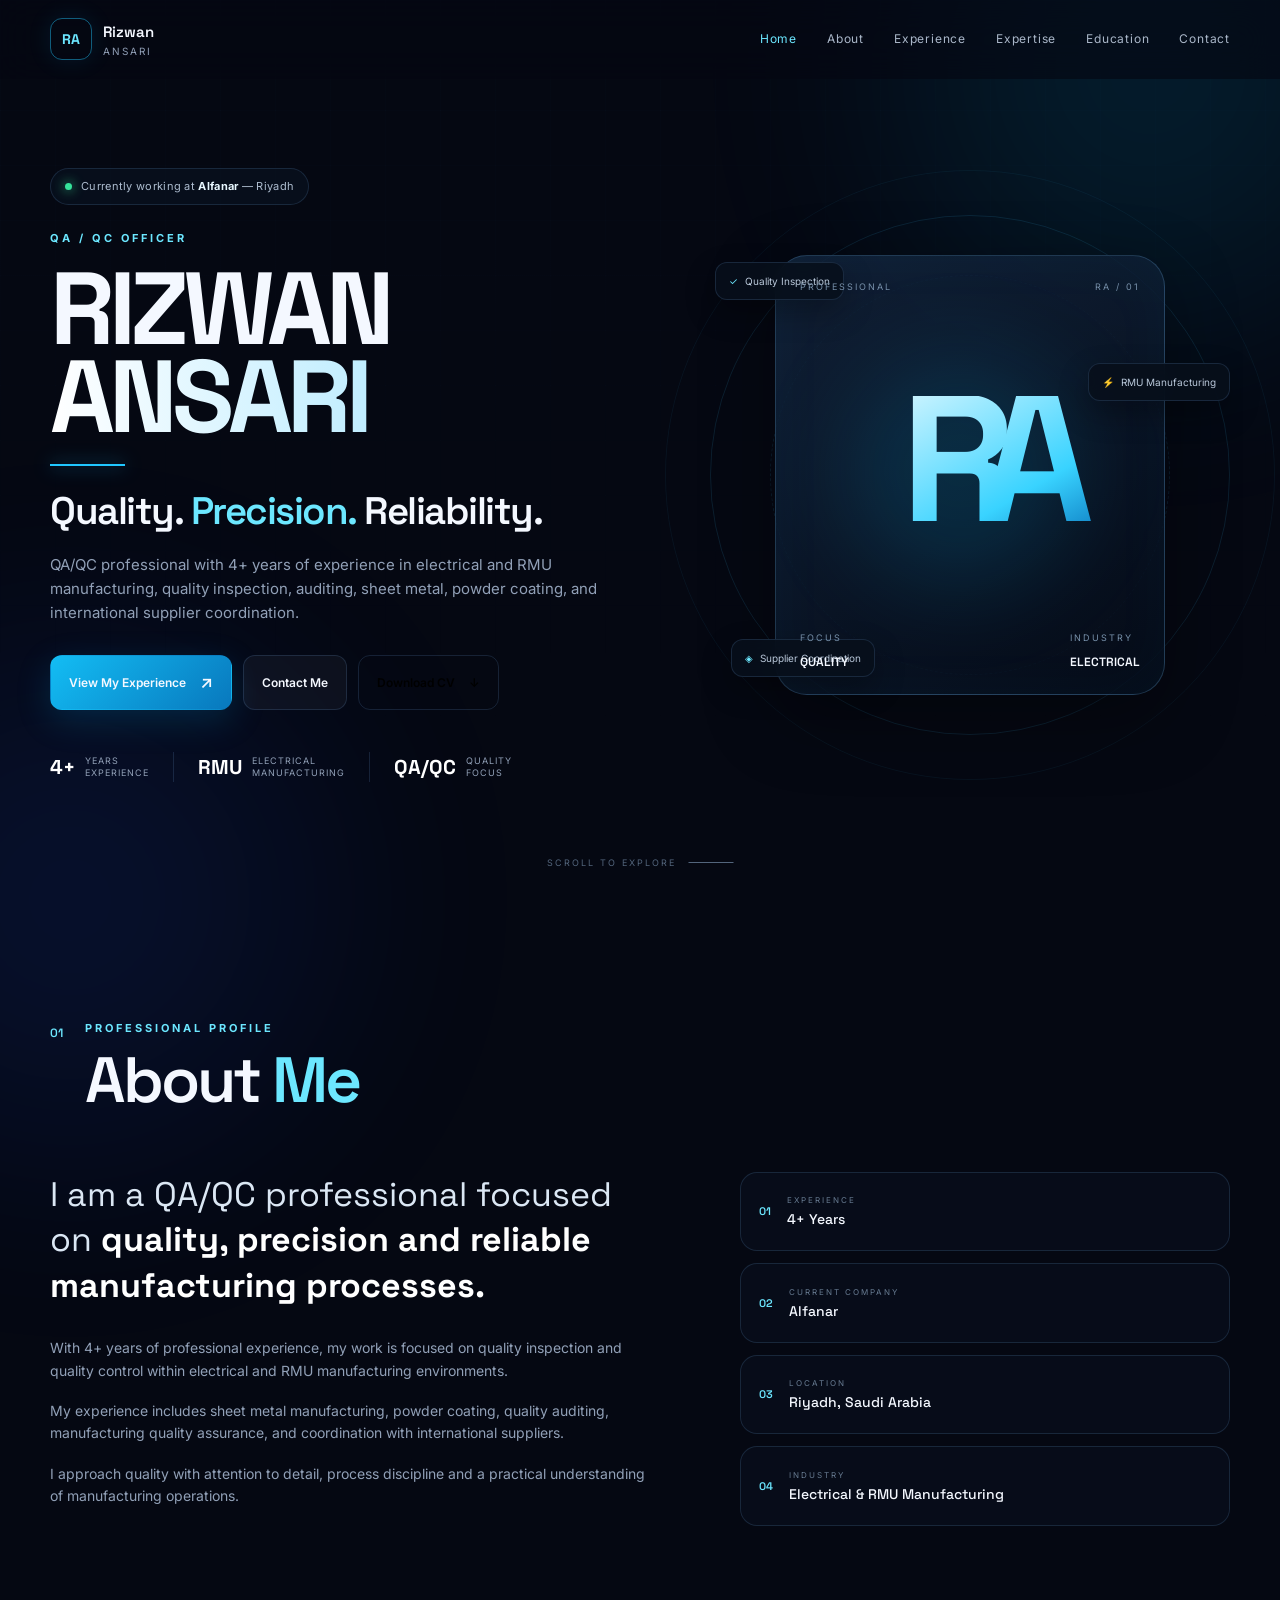
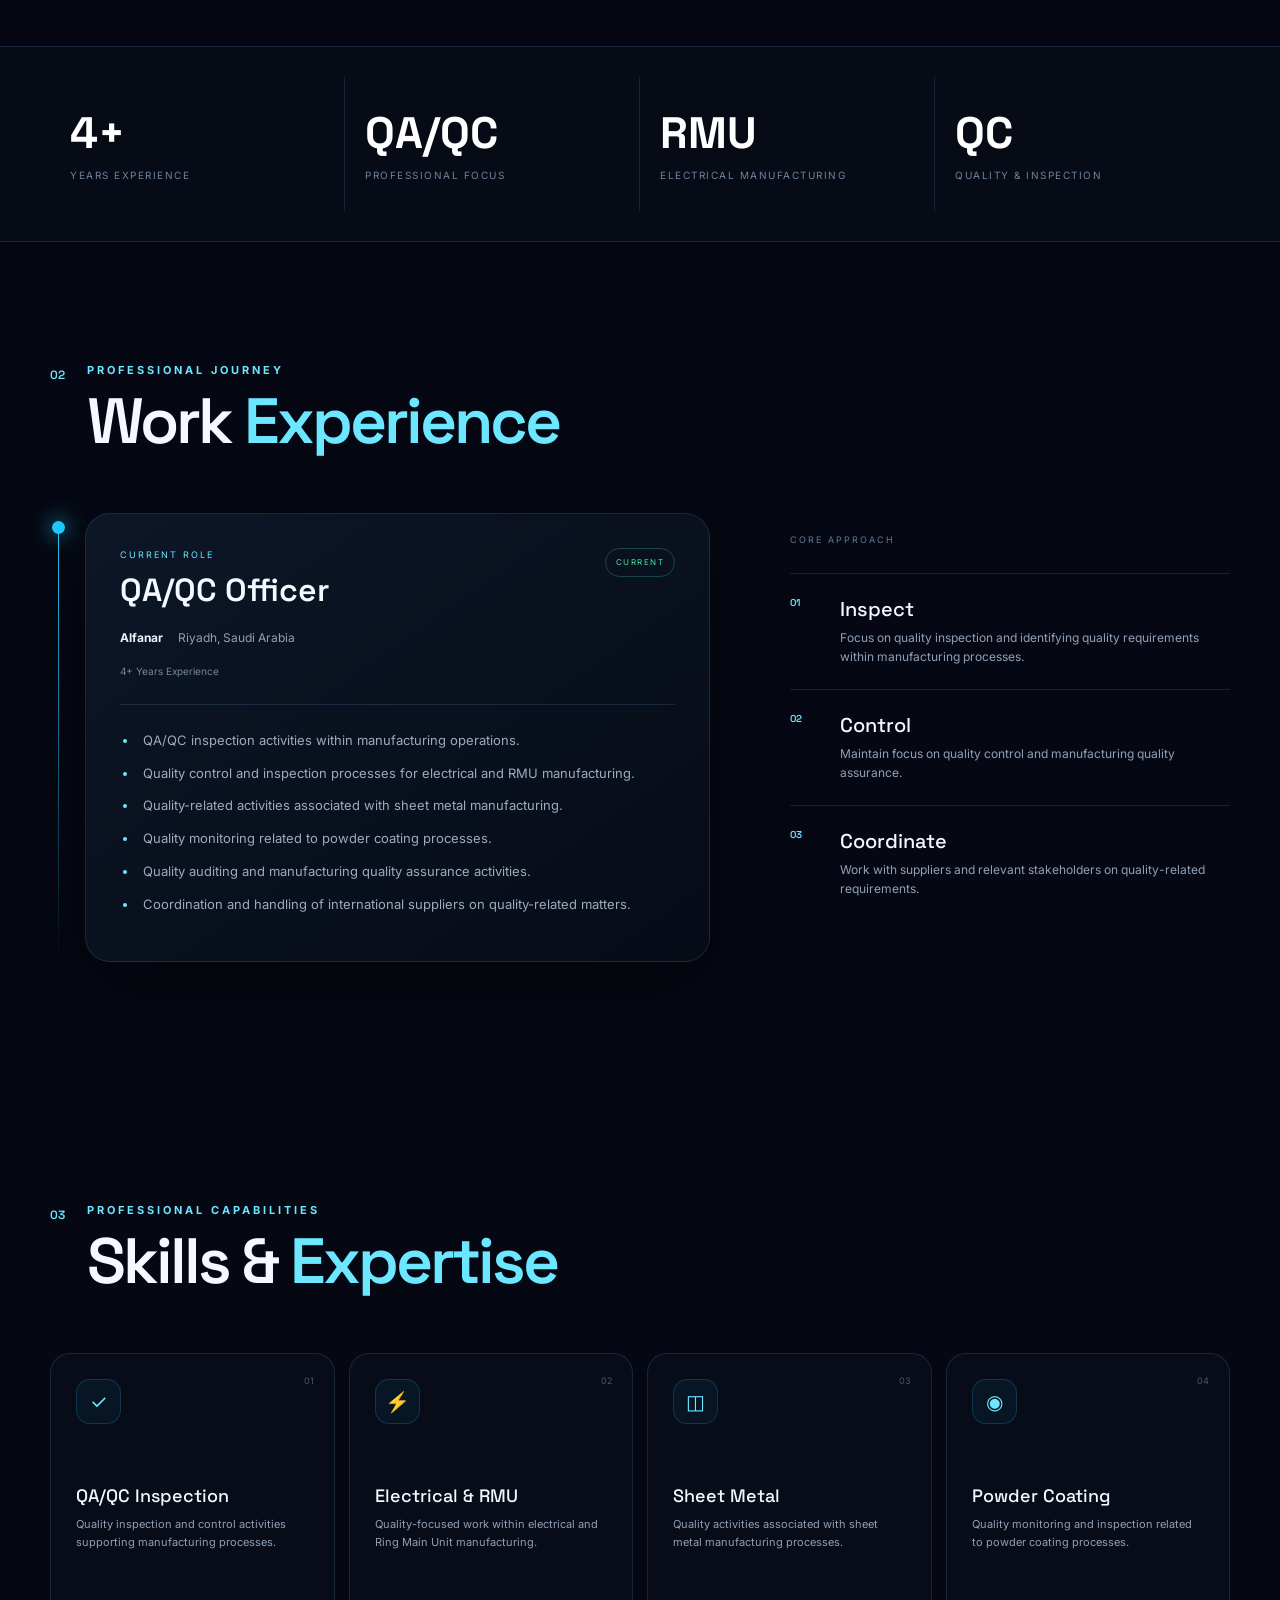
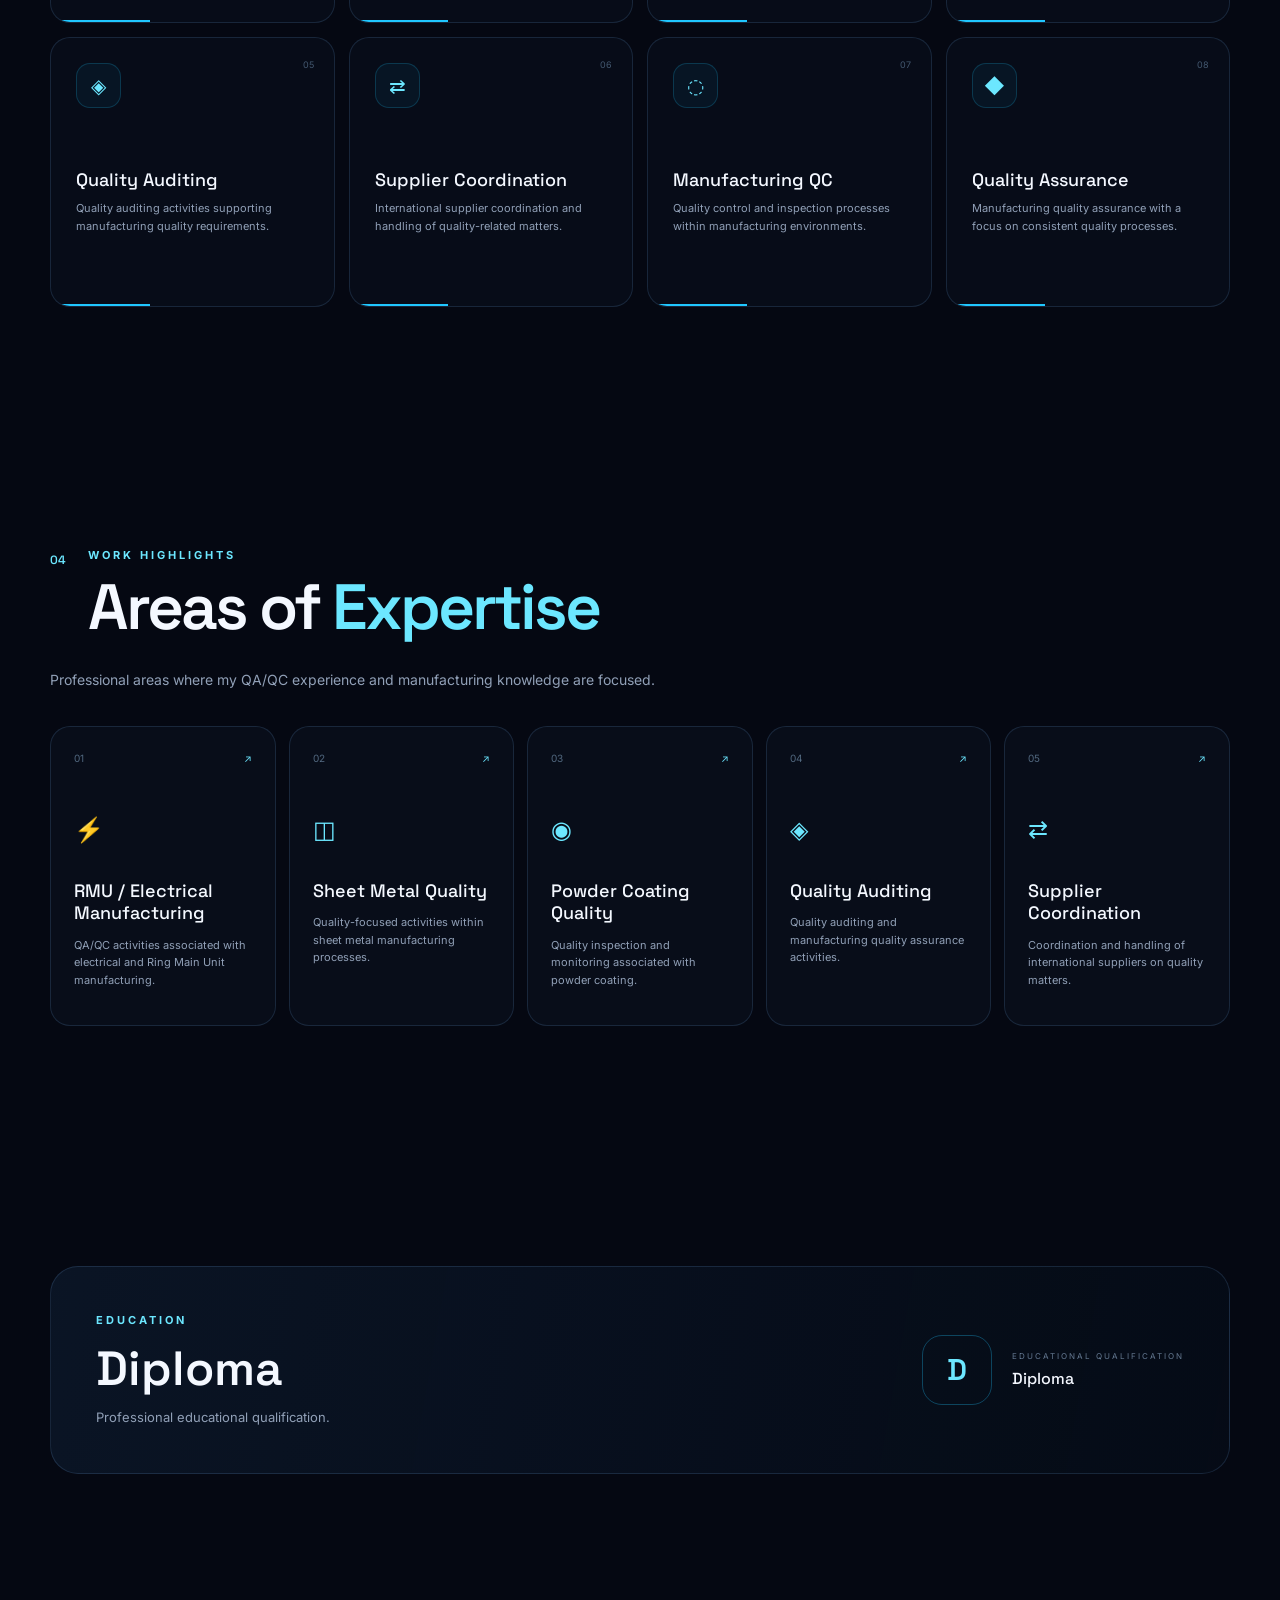
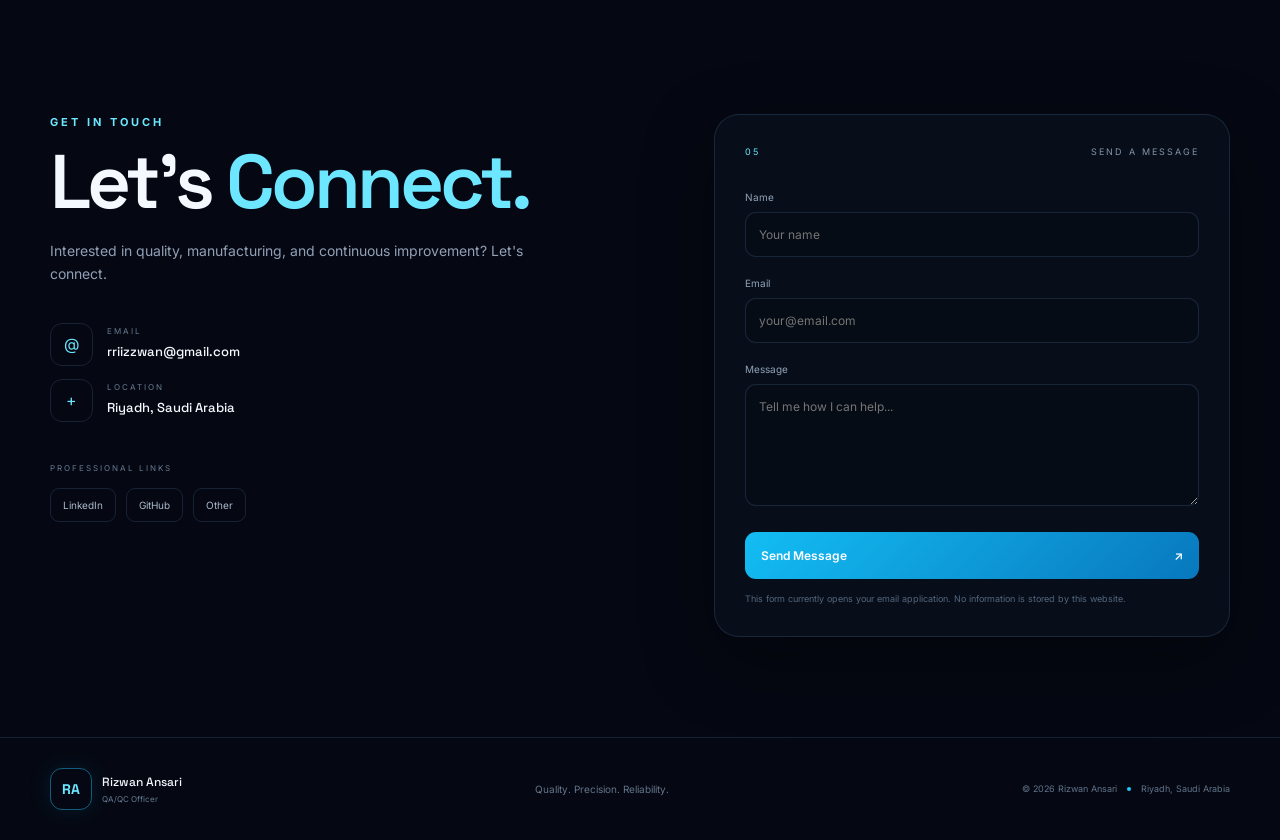
<file: index-1.html>
<!DOCTYPE html>
<html lang="en">
<head>
    <meta charset="UTF-8">
    <meta name="viewport" content="width=device-width, initial-scale=1.0">
    <meta name="theme-color" content="#070b14">
    <title>Rizwan Ansari | QA/QC Officer</title>
    <meta name="description" content="Professional portfolio of Rizwan Ansari, QA/QC Officer with 4+ years of experience in electrical and RMU manufacturing, quality inspection, auditing, sheet metal, powder coating and supplier coordination.">
    <meta name="keywords" content="Rizwan Ansari, QA QC Officer, QA/QC, RMU, Ring Main Unit, Electrical Manufacturing, Quality Control, Quality Assurance, Sheet Metal, Powder Coating, Riyadh">
    <meta name="author" content="Rizwan Ansari">
    <meta property="og:title" content="Rizwan Ansari | QA/QC Officer">
    <meta property="og:description" content="QA/QC professional specializing in electrical and RMU manufacturing, quality inspection, auditing and supplier coordination.">
    <meta property="og:type" content="website">
    <meta property="og:site_name" content="Rizwan Ansari Portfolio">
    <link rel="icon" href="data:image/svg+xml,%3Csvg xmlns='http://www.w3.org/2000/svg' viewBox='0 0 100 100'%3E%3Crect width='100' height='100' rx='22' fill='%23070b14'/%3E%3Ctext x='50' y='65' font-family='Arial' font-size='45' font-weight='700' text-anchor='middle' fill='%2300cfff'%3ERA%3C/text%3E%3C/svg%3E">
    <link rel="preconnect" href="https://fonts.googleapis.com">
    <link rel="preconnect" href="https://fonts.gstatic.com" crossorigin>
    <link href="https://fonts.googleapis.com/css2?family=Inter:wght@400;500;600;700;800&family=Space+Grotesk:wght@400;500;600;700&display=swap" rel="stylesheet">
    <link rel="stylesheet" href="style.css">
</head>
<body>
<div class="page-loader" id="pageLoader">
    <div class="loader-content"><div class="loader-logo">RA</div><div class="loader-line"><span></span></div></div>
</div>
<div class="scroll-progress" id="scrollProgress"></div>
<div class="background-grid"></div>
<div class="glow glow-one"></div>
<div class="glow glow-two"></div>

<header class="site-header" id="siteHeader">
    <nav class="navbar container">
        <a href="#home" class="brand" aria-label="Rizwan Ansari Home">
            <span class="brand-mark">RA</span>
            <span class="brand-text"><strong>Rizwan</strong><small>Ansari</small></span>
        </a>
        <button class="menu-toggle" id="menuToggle" type="button" aria-label="Open navigation menu" aria-expanded="false">
            <span></span><span></span><span></span>
        </button>
        <div class="nav-menu" id="navMenu">
            <a href="#home" class="nav-link active">Home</a>
            <a href="#about" class="nav-link">About</a>
            <a href="#experience" class="nav-link">Experience</a>
            <a href="#expertise" class="nav-link">Expertise</a>
            <a href="#education" class="nav-link">Education</a>
            <a href="#contact" class="nav-link">Contact</a>
        </div>
    </nav>
</header>

<main>
<section class="hero section" id="home">
    <div class="container hero-container">
        <div class="hero-content reveal">
            <div class="status-pill"><span class="status-dot"></span><span>Currently working at <strong>Alfanar</strong> — Riyadh</span></div>
            <p class="hero-kicker">QA / QC OFFICER</p>
            <h1 class="hero-title">RIZWAN <span>ANSARI</span></h1>
            <div class="hero-line"></div>
            <h2 class="hero-headline">Quality. <span>Precision.</span> Reliability.</h2>
            <p class="hero-description">QA/QC professional with 4+ years of experience in electrical and RMU manufacturing, quality inspection, auditing, sheet metal, powder coating, and international supplier coordination.</p>
            <div class="hero-buttons">
                <a href="#experience" class="btn btn-primary"><span>View My Experience</span><span class="btn-arrow">↗</span></a>
                <a href="#contact" class="btn btn-secondary"><span>Contact Me</span></a>
                <button type="button" class="btn btn-outline cv-button" id="downloadCvButton"><span>Download CV</span><span class="download-icon">↓</span></button>
            </div>
            <div class="hero-meta">
                <div class="meta-item"><span class="meta-number">4+</span><span class="meta-label">Years<br>Experience</span></div>
                <div class="meta-divider"></div>
                <div class="meta-item"><span class="meta-number">RMU</span><span class="meta-label">Electrical<br>Manufacturing</span></div>
                <div class="meta-divider"></div>
                <div class="meta-item"><span class="meta-number">QA/QC</span><span class="meta-label">Quality<br>Focus</span></div>
            </div>
        </div>
        <div class="hero-visual reveal">
            <div class="technical-ring ring-one"></div><div class="technical-ring ring-two"></div><div class="technical-ring ring-three"></div>
            <div class="hero-card">
                <div class="card-top"><span class="card-label">PROFESSIONAL</span><span class="card-code">RA / 01</span></div>
                <div class="monogram"><span>R</span><span>A</span></div>
                <div class="hero-card-bottom">
                    <div><small>FOCUS</small><strong>QUALITY</strong></div>
                    <div><small>INDUSTRY</small><strong>ELECTRICAL</strong></div>
                </div>
            </div>
            <div class="floating-tag tag-one"><span class="tag-icon">✓</span>Quality Inspection</div>
            <div class="floating-tag tag-two"><span class="tag-icon">⚡</span>RMU Manufacturing</div>
            <div class="floating-tag tag-three"><span class="tag-icon">◈</span>Supplier Coordination</div>
        </div>
    </div>
    <div class="hero-scroll"><span>SCROLL TO EXPLORE</span><div class="scroll-line"></div></div>
</section>

<section class="about section" id="about">
    <div class="container">
        <div class="section-heading reveal"><div class="section-number">01</div><div><p class="eyebrow">PROFESSIONAL PROFILE</p><h2>About <span>Me</span></h2></div></div>
        <div class="about-grid">
            <div class="about-intro reveal">
                <p class="large-text">I am a QA/QC professional focused on <strong>quality, precision and reliable manufacturing processes.</strong></p>
                <p>With 4+ years of professional experience, my work is focused on quality inspection and quality control within electrical and RMU manufacturing environments.</p>
                <p>My experience includes sheet metal manufacturing, powder coating, quality auditing, manufacturing quality assurance, and coordination with international suppliers.</p>
                <p>I approach quality with attention to detail, process discipline and a practical understanding of manufacturing operations.</p>
            </div>
            <div class="about-details reveal">
                <div class="detail-card"><span class="detail-icon">01</span><div><small>EXPERIENCE</small><strong>4+ Years</strong></div></div>
                <div class="detail-card"><span class="detail-icon">02</span><div><small>CURRENT COMPANY</small><strong>Alfanar</strong></div></div>
                <div class="detail-card"><span class="detail-icon">03</span><div><small>LOCATION</small><strong>Riyadh, Saudi Arabia</strong></div></div>
                <div class="detail-card"><span class="detail-icon">04</span><div><small>INDUSTRY</small><strong>Electrical &amp; RMU Manufacturing</strong></div></div>
            </div>
        </div>
    </div>
</section>

<section class="stats-section">
    <div class="container stats-grid">
        <div class="stat-card reveal"><span class="stat-value">4+</span><span class="stat-label">Years Experience</span></div>
        <div class="stat-card reveal"><span class="stat-value">QA/QC</span><span class="stat-label">Professional Focus</span></div>
        <div class="stat-card reveal"><span class="stat-value">RMU</span><span class="stat-label">Electrical Manufacturing</span></div>
        <div class="stat-card reveal"><span class="stat-value">QC</span><span class="stat-label">Quality &amp; Inspection</span></div>
    </div>
</section>

<section class="experience section" id="experience">
    <div class="container">
        <div class="section-heading reveal"><div class="section-number">02</div><div><p class="eyebrow">PROFESSIONAL JOURNEY</p><h2>Work <span>Experience</span></h2></div></div>
        <div class="experience-layout">
            <div class="experience-timeline reveal">
                <div class="timeline-line"></div><div class="timeline-dot"></div>
                <div class="experience-card">
                    <div class="experience-top"><div><p class="role-label">CURRENT ROLE</p><h3>QA/QC Officer</h3></div><span class="current-badge">CURRENT</span></div>
                    <div class="company-info"><strong>Alfanar</strong><span>Riyadh, Saudi Arabia</span></div>
                    <div class="experience-duration"><span>4+ Years Experience</span></div>
                    <div class="experience-divider"></div>
                    <ul class="experience-list">
                        <li>QA/QC inspection activities within manufacturing operations.</li>
                        <li>Quality control and inspection processes for electrical and RMU manufacturing.</li>
                        <li>Quality-related activities associated with sheet metal manufacturing.</li>
                        <li>Quality monitoring related to powder coating processes.</li>
                        <li>Quality auditing and manufacturing quality assurance activities.</li>
                        <li>Coordination and handling of international suppliers on quality-related matters.</li>
                    </ul>
                </div>
            </div>
            <div class="experience-side reveal">
                <div class="side-heading">CORE APPROACH</div>
                <div class="approach-item"><span>01</span><div><strong>Inspect</strong><p>Focus on quality inspection and identifying quality requirements within manufacturing processes.</p></div></div>
                <div class="approach-item"><span>02</span><div><strong>Control</strong><p>Maintain focus on quality control and manufacturing quality assurance.</p></div></div>
                <div class="approach-item"><span>03</span><div><strong>Coordinate</strong><p>Work with suppliers and relevant stakeholders on quality-related requirements.</p></div></div>
            </div>
        </div>
    </div>
</section>

<section class="expertise section" id="expertise">
    <div class="container">
        <div class="section-heading reveal"><div class="section-number">03</div><div><p class="eyebrow">PROFESSIONAL CAPABILITIES</p><h2>Skills &amp; <span>Expertise</span></h2></div></div>
        <div class="skills-grid">
            <article class="skill-card reveal"><div class="skill-number">01</div><div class="skill-icon">✓</div><h3>QA/QC Inspection</h3><p>Quality inspection and control activities supporting manufacturing processes.</p><div class="skill-line"></div></article>
            <article class="skill-card reveal"><div class="skill-number">02</div><div class="skill-icon">⚡</div><h3>Electrical &amp; RMU</h3><p>Quality-focused work within electrical and Ring Main Unit manufacturing.</p><div class="skill-line"></div></article>
            <article class="skill-card reveal"><div class="skill-number">03</div><div class="skill-icon">◫</div><h3>Sheet Metal</h3><p>Quality activities associated with sheet metal manufacturing processes.</p><div class="skill-line"></div></article>
            <article class="skill-card reveal"><div class="skill-number">04</div><div class="skill-icon">◉</div><h3>Powder Coating</h3><p>Quality monitoring and inspection related to powder coating processes.</p><div class="skill-line"></div></article>
            <article class="skill-card reveal"><div class="skill-number">05</div><div class="skill-icon">◈</div><h3>Quality Auditing</h3><p>Quality auditing activities supporting manufacturing quality requirements.</p><div class="skill-line"></div></article>
            <article class="skill-card reveal"><div class="skill-number">06</div><div class="skill-icon">⇄</div><h3>Supplier Coordination</h3><p>International supplier coordination and handling of quality-related matters.</p><div class="skill-line"></div></article>
            <article class="skill-card reveal"><div class="skill-number">07</div><div class="skill-icon">◌</div><h3>Manufacturing QC</h3><p>Quality control and inspection processes within manufacturing environments.</p><div class="skill-line"></div></article>
            <article class="skill-card reveal"><div class="skill-number">08</div><div class="skill-icon">◆</div><h3>Quality Assurance</h3><p>Manufacturing quality assurance with a focus on consistent quality processes.</p><div class="skill-line"></div></article>
        </div>
    </div>
</section>

<section class="highlights section">
    <div class="container">
        <div class="section-heading reveal"><div class="section-number">04</div><div><p class="eyebrow">WORK HIGHLIGHTS</p><h2>Areas of <span>Expertise</span></h2></div></div>
        <p class="section-intro reveal">Professional areas where my QA/QC experience and manufacturing knowledge are focused.</p>
        <div class="highlight-grid">
            <article class="highlight-card reveal"><div class="highlight-top"><span class="highlight-number">01</span><span class="highlight-arrow">↗</span></div><div class="highlight-icon">⚡</div><h3>RMU / Electrical Manufacturing</h3><p>QA/QC activities associated with electrical and Ring Main Unit manufacturing.</p></article>
            <article class="highlight-card reveal"><div class="highlight-top"><span class="highlight-number">02</span><span class="highlight-arrow">↗</span></div><div class="highlight-icon">◫</div><h3>Sheet Metal Quality</h3><p>Quality-focused activities within sheet metal manufacturing processes.</p></article>
            <article class="highlight-card reveal"><div class="highlight-top"><span class="highlight-number">03</span><span class="highlight-arrow">↗</span></div><div class="highlight-icon">◉</div><h3>Powder Coating Quality</h3><p>Quality inspection and monitoring associated with powder coating.</p></article>
            <article class="highlight-card reveal"><div class="highlight-top"><span class="highlight-number">04</span><span class="highlight-arrow">↗</span></div><div class="highlight-icon">◈</div><h3>Quality Auditing</h3><p>Quality auditing and manufacturing quality assurance activities.</p></article>
            <article class="highlight-card reveal"><div class="highlight-top"><span class="highlight-number">05</span><span class="highlight-arrow">↗</span></div><div class="highlight-icon">⇄</div><h3>Supplier Coordination</h3><p>Coordination and handling of international suppliers on quality matters.</p></article>
        </div>
    </div>
</section>

<section class="education section" id="education">
    <div class="container">
        <div class="education-card reveal">
            <div class="education-left"><p class="eyebrow">EDUCATION</p><h2>Diploma</h2><p>Professional educational qualification.</p></div>
            <div class="education-right"><div class="education-symbol">D</div><div><span>EDUCATIONAL QUALIFICATION</span><strong>Diploma</strong></div></div>
        </div>
    </div>
</section>

<section class="contact section" id="contact">
    <div class="container">
        <div class="contact-wrapper">
            <div class="contact-copy reveal">
                <p class="eyebrow">GET IN TOUCH</p>
                <h2>Let's <span>Connect.</span></h2>
                <p class="contact-description">Interested in quality, manufacturing, and continuous improvement? Let's connect.</p>
                <div class="contact-details">
                    <a href="mailto:rriizzwan@gmail.com" class="contact-detail"><span class="contact-icon">@</span><span><small>EMAIL</small><strong>rriizzwan@gmail.com</strong></span></a>
                    <div class="contact-detail"><span class="contact-icon">+</span><span><small>LOCATION</small><strong>Riyadh, Saudi Arabia</strong></span></div>
                </div>
                <div class="social-links">
                    <span class="social-label">PROFESSIONAL LINKS</span>
                    <a href="#" class="social-link placeholder-link" data-placeholder="LinkedIn">LinkedIn</a>
                    <a href="#" class="social-link placeholder-link" data-placeholder="GitHub">GitHub</a>
                    <a href="#" class="social-link placeholder-link" data-placeholder="Other">Other</a>
                </div>
            </div>
            <div class="contact-form-card reveal">
                <div class="form-header"><span class="form-number">05</span><span>SEND A MESSAGE</span></div>
                <form id="contactForm" class="contact-form">
                    <div class="form-group"><label for="name">Name</label><input type="text" id="name" name="name" placeholder="Your name" autocomplete="name" required></div>
                    <div class="form-group"><label for="email">Email</label><input type="email" id="email" name="email" placeholder="your@email.com" autocomplete="email" required></div>
                    <div class="form-group"><label for="message">Message</label><textarea id="message" name="message" rows="5" placeholder="Tell me how I can help..." required></textarea></div>
                    <button type="submit" class="form-submit"><span>Send Message</span><span>↗</span></button>
                    <p class="form-note" id="formNote">This form currently opens your email application. No information is stored by this website.</p>
                </form>
            </div>
        </div>
    </div>
</section>
</main>

<footer class="site-footer">
    <div class="container footer-content">
        <div class="footer-brand"><span class="brand-mark">RA</span><div><strong>Rizwan Ansari</strong><span>QA/QC Officer</span></div></div>
        <p>Quality. Precision. Reliability.</p>
        <div class="footer-right"><span>© <span id="currentYear"></span> Rizwan Ansari</span><span class="footer-dot"></span><span>Riyadh, Saudi Arabia</span></div>
    </div>
</footer>

<button class="back-to-top" id="backToTop" type="button" aria-label="Back to top">↑</button>
<script src="script.js"></script>
</body>
</html>
</file>
<file: style.css>
:root{
  --bg:#050812;
  --bg2:#080e1b;
  --card:rgba(11,19,34,.72);
  --line:rgba(125,185,255,.15);
  --text:#f4f8ff;
  --muted:#91a0b7;
  --blue:#20c7ff;
  --cyan:#6ce7ff;
  --navy:#0b1730;
  --radius:24px;
  --shadow:0 24px 70px rgba(0,0,0,.35);
}
*{box-sizing:border-box;margin:0;padding:0}
html{scroll-behavior:smooth}
body{font-family:Inter,Arial,sans-serif;background:var(--bg);color:var(--text);line-height:1.6;overflow-x:hidden}
a{text-decoration:none;color:inherit}
button,input,textarea{font:inherit}
button{cursor:pointer}
.container{width:min(1180px,calc(100% - 40px));margin:auto}
.section{position:relative;padding:120px 0}
.background-grid{position:fixed;inset:0;pointer-events:none;opacity:.28;background-image:linear-gradient(rgba(92,164,220,.07) 1px,transparent 1px),linear-gradient(90deg,rgba(92,164,220,.07) 1px,transparent 1px);background-size:55px 55px;mask-image:linear-gradient(to bottom,black,transparent 90%);z-index:-3}
.glow{position:fixed;width:500px;height:500px;border-radius:50%;filter:blur(120px);opacity:.11;pointer-events:none;z-index:-2}
.glow-one{background:#00bfff;top:-180px;right:-120px}
.glow-two{background:#1c54ff;bottom:-250px;left:-180px}
.page-loader{position:fixed;inset:0;background:#050812;display:grid;place-items:center;z-index:9999;transition:.6s ease}
.page-loader.hide{opacity:0;visibility:hidden}
.loader-content{text-align:center}.loader-logo{font:700 44px/1 Space Grotesk;color:var(--blue);letter-spacing:-3px}
.loader-line{width:120px;height:2px;background:#142033;margin-top:20px;overflow:hidden}.loader-line span{display:block;width:45%;height:100%;background:var(--cyan);animation:load 1s infinite}
@keyframes load{to{transform:translateX(180px)}}
.scroll-progress{position:fixed;top:0;left:0;height:3px;width:0;background:linear-gradient(90deg,var(--blue),var(--cyan));z-index:1000}
.site-header{position:fixed;top:0;left:0;width:100%;z-index:100;background:rgba(5,8,18,.62);backdrop-filter:blur(18px);border-bottom:1px solid transparent;transition:.3s}
.site-header.scrolled{border-color:var(--line);background:rgba(5,8,18,.88)}
.navbar{height:78px;display:flex;align-items:center;justify-content:space-between}
.brand{display:flex;align-items:center;gap:11px}.brand-mark{width:42px;height:42px;border:1px solid rgba(32,199,255,.45);border-radius:12px;display:grid;place-items:center;color:var(--cyan);font:700 14px Space Grotesk;box-shadow:0 0 25px rgba(32,199,255,.1)}
.brand-text{display:flex;flex-direction:column;line-height:1}.brand-text strong{font:600 15px Space Grotesk}.brand-text small{color:var(--muted);margin-top:5px;font-size:10px;letter-spacing:2px;text-transform:uppercase}
.nav-menu{display:flex;gap:30px}.nav-link{font-size:12px;color:#aab7c9;letter-spacing:.8px;transition:.25s}.nav-link:hover,.nav-link.active{color:var(--cyan)}
.menu-toggle{display:none;background:none;border:0;width:42px}.menu-toggle span{display:block;height:2px;background:#fff;margin:6px 0;transition:.25s}
.hero{min-height:100vh;display:flex;align-items:center;padding-top:140px;padding-bottom:90px}.hero-container{display:grid;grid-template-columns:1.08fr .92fr;gap:50px;align-items:center}
.status-pill{display:inline-flex;align-items:center;gap:9px;padding:9px 14px;border:1px solid var(--line);background:rgba(10,20,35,.55);border-radius:100px;color:#aebdd0;font-size:11px;letter-spacing:.3px;margin-bottom:25px}.status-pill strong{color:#e8f7ff}.status-dot{width:7px;height:7px;background:#35e39a;border-radius:50%;box-shadow:0 0 12px #35e39a}
.hero-kicker,.eyebrow{color:var(--cyan);font-size:11px;letter-spacing:3px;font-weight:700}.hero-title{font:700 clamp(56px,8vw,105px)/.86 Space Grotesk;letter-spacing:-6px;margin:17px 0 23px}.hero-title span{display:block;background:linear-gradient(90deg,#fff,#86ddff);-webkit-background-clip:text;color:transparent}
.hero-line{width:75px;height:2px;background:var(--blue);box-shadow:0 0 18px rgba(32,199,255,.7);margin-bottom:23px}
.hero-headline{font:600 clamp(24px,3vw,40px)/1.15 Space Grotesk;letter-spacing:-1.5px}.hero-headline span{color:var(--cyan)}
.hero-description{max-width:650px;color:var(--muted);font-size:15px;margin:20px 0 30px}
.hero-buttons{display:flex;flex-wrap:wrap;gap:11px}.btn{border:1px solid var(--line);padding:13px 18px;border-radius:12px;display:inline-flex;align-items:center;gap:14px;font-size:12px;font-weight:600;transition:.3s}.btn-primary{background:linear-gradient(135deg,#13bdf4,#0878bd);border-color:transparent;box-shadow:0 10px 35px rgba(0,164,235,.18)}.btn-secondary{background:rgba(255,255,255,.04)}.btn-outline{background:transparent}.btn:hover{transform:translateY(-3px);border-color:rgba(32,199,255,.5);box-shadow:0 10px 35px rgba(32,199,255,.12)}.btn-arrow{font-size:17px}.hero-meta{display:flex;align-items:center;gap:24px;margin-top:42px}.meta-item{display:flex;align-items:center;gap:10px}.meta-number{font:700 20px Space Grotesk;color:#fff}.meta-label{font-size:9px;line-height:1.4;color:var(--muted);letter-spacing:1px;text-transform:uppercase}.meta-divider{width:1px;height:30px;background:var(--line)}
.hero-visual{height:560px;position:relative;display:grid;place-items:center}.hero-card{position:relative;width:min(390px,80%);height:440px;border:1px solid rgba(111,196,255,.23);background:linear-gradient(145deg,rgba(20,37,61,.82),rgba(6,12,24,.82));border-radius:32px;box-shadow:var(--shadow),inset 0 0 60px rgba(30,180,255,.04);padding:24px;display:flex;flex-direction:column;justify-content:space-between;overflow:hidden}.hero-card:before{content:"";position:absolute;width:230px;height:230px;border-radius:50%;background:rgba(0,195,255,.13);filter:blur(45px);top:100px;left:70px}.card-top,.hero-card-bottom{display:flex;justify-content:space-between;position:relative;z-index:2}.card-label,.card-code,.hero-card-bottom small{font-size:9px;letter-spacing:2px;color:#7790aa}.monogram{position:relative;z-index:2;text-align:center;font:700 180px/.7 Space Grotesk;letter-spacing:-35px;padding-left:20px;background:linear-gradient(150deg,#fff,#39d3ff 70%,#0873bb);-webkit-background-clip:text;color:transparent}.hero-card-bottom strong{display:block;font:600 12px Space Grotesk;margin-top:5px}.technical-ring{position:absolute;border:1px solid rgba(70,192,255,.12);border-radius:50%;animation:spin 25s linear infinite}.ring-one{width:520px;height:520px}.ring-two{width:400px;height:400px;border-style:dashed;animation-direction:reverse;animation-duration:18s}.ring-three{width:610px;height:610px;border-color:rgba(70,192,255,.06);animation-duration:40s}@keyframes spin{to{transform:rotate(360deg)}}
.floating-tag{position:absolute;background:rgba(7,15,27,.88);border:1px solid var(--line);padding:10px 13px;border-radius:12px;font-size:10px;color:#b9c8da;box-shadow:0 12px 30px rgba(0,0,0,.3);backdrop-filter:blur(10px);animation:float 4s ease-in-out infinite}.tag-icon{color:var(--cyan);margin-right:7px}.tag-one{top:12%;left:1%}.tag-two{right:0;top:30%;animation-delay:1s}.tag-three{bottom:14%;left:4%;animation-delay:2s}@keyframes float{50%{transform:translateY(-8px)}}
.hero-scroll{position:absolute;bottom:30px;left:50%;transform:translateX(-50%);display:flex;align-items:center;gap:13px;color:#53657c;font-size:9px;letter-spacing:2px}.scroll-line{height:1px;width:45px;background:#53657c}
.section-heading{display:flex;gap:22px;align-items:flex-start;margin-bottom:60px}.section-number{font:600 12px Space Grotesk;color:var(--cyan);padding-top:5px}.section-heading h2{font:600 clamp(38px,5vw,65px)/1 Space Grotesk;letter-spacing:-3px;margin-top:10px}.section-heading h2 span{color:var(--cyan)}
.about-grid{display:grid;grid-template-columns:1.1fr .9fr;gap:90px}.about-intro{max-width:650px}.about-intro p{color:var(--muted);font-size:14px;margin:0 0 18px}.about-intro .large-text{font:400 clamp(24px,3vw,34px)/1.35 Space Grotesk;color:#dbe7f4;margin-bottom:28px}.about-intro strong{color:#fff}.about-details{display:grid;gap:12px}.detail-card{display:flex;gap:16px;align-items:center;border:1px solid var(--line);padding:18px;border-radius:17px;background:rgba(10,18,32,.55);transition:.3s}.detail-card:hover{transform:translateX(5px);border-color:rgba(32,199,255,.35)}.detail-icon{color:var(--cyan);font:600 11px Space Grotesk}.detail-card small{display:block;color:#687b92;font-size:8px;letter-spacing:2px}.detail-card strong{display:block;font:500 14px Space Grotesk;margin-top:3px}
.stats-section{padding:30px 0;border-top:1px solid var(--line);border-bottom:1px solid var(--line);background:rgba(9,18,32,.35)}.stats-grid{display:grid;grid-template-columns:repeat(4,1fr)}.stat-card{padding:28px 20px;border-right:1px solid var(--line)}.stat-card:last-child{border-right:0}.stat-value{display:block;font:700 clamp(28px,4vw,44px) Space Grotesk;color:#fff}.stat-label{display:block;color:#71839a;font-size:10px;text-transform:uppercase;letter-spacing:1.5px;margin-top:6px}
.experience-layout{display:grid;grid-template-columns:1.2fr .8fr;gap:80px}.experience-timeline{position:relative;padding-left:35px}.timeline-line{position:absolute;left:8px;top:10px;bottom:0;width:1px;background:linear-gradient(var(--blue),transparent)}.timeline-dot{position:absolute;left:2px;top:8px;width:13px;height:13px;border-radius:50%;background:var(--blue);box-shadow:0 0 20px var(--blue)}.experience-card{border:1px solid var(--line);border-radius:25px;padding:34px;background:linear-gradient(145deg,rgba(16,29,48,.7),rgba(7,13,24,.72));box-shadow:var(--shadow)}.experience-top{display:flex;justify-content:space-between;gap:15px}.role-label{font-size:9px;color:var(--cyan);letter-spacing:2px}.experience-card h3{font:600 32px Space Grotesk;margin-top:7px}.current-badge{height:max-content;font-size:8px;letter-spacing:1.5px;color:#45e5a5;border:1px solid rgba(69,229,165,.25);padding:7px 10px;border-radius:50px}.company-info{display:flex;gap:15px;margin-top:18px;color:var(--muted);font-size:12px}.company-info strong{color:#eaf3fc}.experience-duration{margin-top:16px;font-size:10px;color:#73869c}.experience-divider{height:1px;background:var(--line);margin:25px 0}.experience-list{padding-left:18px;color:#9cabc0;font-size:13px}.experience-list li{margin:12px 0;padding-left:5px}.experience-list li::marker{color:var(--cyan)}
.experience-side{padding-top:20px}.side-heading{font-size:9px;letter-spacing:2px;color:#657a92;margin-bottom:25px}.approach-item{display:grid;grid-template-columns:35px 1fr;gap:15px;padding:22px 0;border-top:1px solid var(--line)}.approach-item>span{font:600 10px Space Grotesk;color:var(--cyan)}.approach-item strong{font:500 20px Space Grotesk}.approach-item p{font-size:12px;color:var(--muted);margin-top:5px}
.skills-grid{display:grid;grid-template-columns:repeat(4,1fr);gap:14px}.skill-card{min-height:270px;position:relative;padding:25px;border:1px solid var(--line);border-radius:20px;background:rgba(9,17,30,.58);overflow:hidden;transition:.35s}.skill-card:hover{transform:translateY(-7px);border-color:rgba(32,199,255,.4);box-shadow:0 20px 50px rgba(0,0,0,.25)}.skill-number{position:absolute;right:20px;top:20px;font-size:9px;color:#445970}.skill-icon{width:45px;height:45px;border-radius:14px;border:1px solid rgba(32,199,255,.2);display:grid;place-items:center;color:var(--cyan);font-size:20px;background:rgba(32,199,255,.05);margin-bottom:60px}.skill-card h3{font:500 18px Space Grotesk}.skill-card p{font-size:11px;color:var(--muted);margin-top:9px}.skill-line{position:absolute;bottom:0;left:0;width:35%;height:2px;background:var(--blue);transition:.4s}.skill-card:hover .skill-line{width:100%}
.section-intro{color:var(--muted);max-width:650px;font-size:14px;margin-top:-30px;margin-bottom:35px}.highlight-grid{display:grid;grid-template-columns:repeat(5,1fr);gap:13px}.highlight-card{min-height:300px;padding:23px;border:1px solid var(--line);border-radius:20px;background:rgba(10,18,31,.6);transition:.3s}.highlight-card:hover{transform:translateY(-6px);border-color:rgba(32,199,255,.35)}.highlight-top{display:flex;justify-content:space-between;color:#536980;font-size:10px}.highlight-arrow{color:var(--cyan)}.highlight-icon{font-size:24px;color:var(--cyan);margin:45px 0 30px}.highlight-card h3{font:500 18px/1.25 Space Grotesk}.highlight-card p{font-size:11px;color:var(--muted);margin-top:12px}
.education-card{display:flex;justify-content:space-between;align-items:center;padding:45px;border:1px solid var(--line);border-radius:28px;background:linear-gradient(100deg,rgba(13,26,45,.7),rgba(6,13,25,.6))}.education-left h2{font:600 48px Space Grotesk;margin:8px 0}.education-left p:last-child{color:var(--muted);font-size:13px}.education-right{display:flex;align-items:center;gap:20px}.education-symbol{width:70px;height:70px;border-radius:20px;border:1px solid rgba(32,199,255,.3);display:grid;place-items:center;color:var(--cyan);font:600 30px Space Grotesk}.education-right span{display:block;color:#647991;font-size:8px;letter-spacing:2px}.education-right strong{display:block;font:500 16px Space Grotesk;margin-top:5px}
.contact{padding-bottom:100px}.contact-wrapper{display:grid;grid-template-columns:1fr .9fr;gap:90px;align-items:start}.contact-copy h2{font:600 clamp(48px,6vw,76px)/1 Space Grotesk;letter-spacing:-4px;margin:13px 0 20px}.contact-copy h2 span{color:var(--cyan)}.contact-description{color:var(--muted);max-width:500px;font-size:14px}.contact-details{margin-top:38px;display:grid;gap:13px}.contact-detail{display:flex;align-items:center;gap:14px;width:max-content}.contact-icon{width:43px;height:43px;border:1px solid var(--line);border-radius:12px;display:grid;place-items:center;color:var(--cyan)}.contact-detail small{display:block;color:#667a91;font-size:8px;letter-spacing:2px}.contact-detail strong{font:500 13px Space Grotesk}.social-links{margin-top:40px;display:flex;align-items:center;flex-wrap:wrap;gap:10px}.social-label{width:100%;color:#667a91;font-size:8px;letter-spacing:2px;margin-bottom:3px}.social-link{font-size:10px;padding:8px 12px;border:1px solid var(--line);border-radius:9px;color:#aab9ca;transition:.25s}.social-link:hover{color:var(--cyan);border-color:rgba(32,199,255,.4)}
.contact-form-card{border:1px solid var(--line);border-radius:25px;background:rgba(9,18,31,.7);padding:30px;box-shadow:var(--shadow)}.form-header{display:flex;justify-content:space-between;color:#8294a9;font-size:9px;letter-spacing:2px;margin-bottom:30px}.form-number{color:var(--cyan)}.form-group{margin-bottom:18px}.form-group label{display:block;color:#91a2b6;font-size:10px;margin-bottom:7px}.form-group input,.form-group textarea{width:100%;border:1px solid var(--line);background:rgba(0,0,0,.16);border-radius:11px;color:#fff;padding:12px 13px;outline:none;resize:vertical;font-size:12px;transition:.25s}.form-group input:focus,.form-group textarea:focus{border-color:rgba(32,199,255,.55);box-shadow:0 0 0 3px rgba(32,199,255,.06)}.form-submit{width:100%;display:flex;justify-content:space-between;align-items:center;border:0;border-radius:11px;padding:14px 16px;background:linear-gradient(135deg,#13bdf4,#0878bd);color:#fff;font-weight:600;font-size:12px;transition:.3s}.form-submit:hover{transform:translateY(-2px);box-shadow:0 10px 30px rgba(0,170,240,.18)}.form-note{color:#53667d;font-size:9px;margin-top:13px}
.site-footer{border-top:1px solid var(--line);padding:30px 0}.footer-content{display:flex;align-items:center;justify-content:space-between;gap:20px}.footer-brand{display:flex;align-items:center;gap:10px}.footer-brand>div{display:flex;flex-direction:column}.footer-brand strong{font:500 12px Space Grotesk}.footer-brand span:not(.brand-mark){font-size:8px;color:#657890;margin-top:3px}.footer-content>p{font-size:10px;color:#64758b}.footer-right{display:flex;gap:10px;align-items:center;color:#61738b;font-size:9px}.footer-dot{width:4px;height:4px;border-radius:50%;background:var(--blue)}
.back-to-top{position:fixed;right:20px;bottom:20px;width:42px;height:42px;border:1px solid var(--line);border-radius:12px;background:rgba(8,15,27,.9);color:var(--cyan);opacity:0;visibility:hidden;transition:.3s;z-index:50}.back-to-top.show{opacity:1;visibility:visible}.reveal{opacity:0;transform:translateY(25px);transition:opacity .7s ease,transform .7s ease}.reveal.visible{opacity:1;transform:none}

@media(max-width:1000px){
  .hero-container,.about-grid,.experience-layout,.contact-wrapper{grid-template-columns:1fr;gap:50px}
  .hero-visual{height:500px;order:-1}.hero-content{max-width:800px}
  .skills-grid{grid-template-columns:repeat(2,1fr)}.highlight-grid{grid-template-columns:repeat(2,1fr)}
  .highlight-card:last-child{grid-column:span 2}
  .contact-wrapper{gap:45px}
}
@media(max-width:700px){
  .container{width:min(100% - 28px,1180px)}
  .section{padding:85px 0}.navbar{height:68px}
  .brand-mark{width:38px;height:38px}.brand-text{display:none}
  .menu-toggle{display:block;z-index:3}.nav-menu{position:absolute;top:68px;left:0;width:100%;padding:18px 20px 25px;display:flex;flex-direction:column;gap:0;background:rgba(5,8,18,.97);border-bottom:1px solid var(--line);transform:translateY(-130%);transition:.35s;opacity:0}.nav-menu.open{transform:translateY(0);opacity:1}.nav-link{padding:13px 0;border-bottom:1px solid rgba(125,185,255,.07)}
  .hero{padding-top:110px;min-height:auto}.hero-container{gap:20px}.hero-visual{height:390px;order:0}.hero-card{height:330px;width:280px;padding:18px;border-radius:24px}.monogram{font-size:125px}.ring-one{width:350px;height:350px}.ring-two{width:280px;height:280px}.ring-three{width:410px;height:410px}.floating-tag{font-size:8px;padding:8px 10px}.tag-one{left:0;top:7%}.tag-two{right:0;top:28%}.tag-three{left:0;bottom:8%}
  .hero-title{font-size:clamp(52px,17vw,78px);letter-spacing:-4px}.hero-headline{font-size:27px}.hero-description{font-size:13px}.hero-buttons{display:grid;grid-template-columns:1fr 1fr}.btn{justify-content:center;padding:12px 10px}.cv-button{grid-column:span 2}.hero-meta{gap:14px;margin-top:30px}.meta-number{font-size:16px}.meta-label{font-size:7px}.meta-divider{height:25px}
  .section-heading{gap:14px;margin-bottom:40px}.section-heading h2{font-size:40px;letter-spacing:-2px}.about-grid{gap:35px}.about-intro .large-text{font-size:25px}.about-intro p{font-size:13px}
  .stats-grid{grid-template-columns:1fr 1fr}.stat-card{padding:20px 12px;border-bottom:1px solid var(--line)}.stat-card:nth-child(2){border-right:0}.stat-card:nth-child(3){border-bottom:0}.stat-card:nth-child(4){border-right:0;border-bottom:0}
  .experience-timeline{padding-left:23px}.experience-card{padding:23px}.experience-card h3{font-size:27px}.company-info{flex-direction:column;gap:2px}.experience-list{font-size:12px}
  .skills-grid{grid-template-columns:1fr}.skill-card{min-height:235px}.highlight-grid{grid-template-columns:1fr}.highlight-card:last-child{grid-column:auto}.highlight-card{min-height:260px}
  .education-card{padding:28px;display:block}.education-right{margin-top:30px}.education-left h2{font-size:40px}
  .contact-copy h2{font-size:55px;letter-spacing:-3px}.contact-detail{width:100%}.contact-form-card{padding:22px}.footer-content{flex-direction:column;align-items:flex-start}.footer-content>p{display:none}.footer-right{flex-wrap:wrap}
}
@media(prefers-reduced-motion:reduce){
  *,*::before,*::after{scroll-behavior:auto!important;animation-duration:.01ms!important;transition-duration:.01ms!important}
}
</file>
